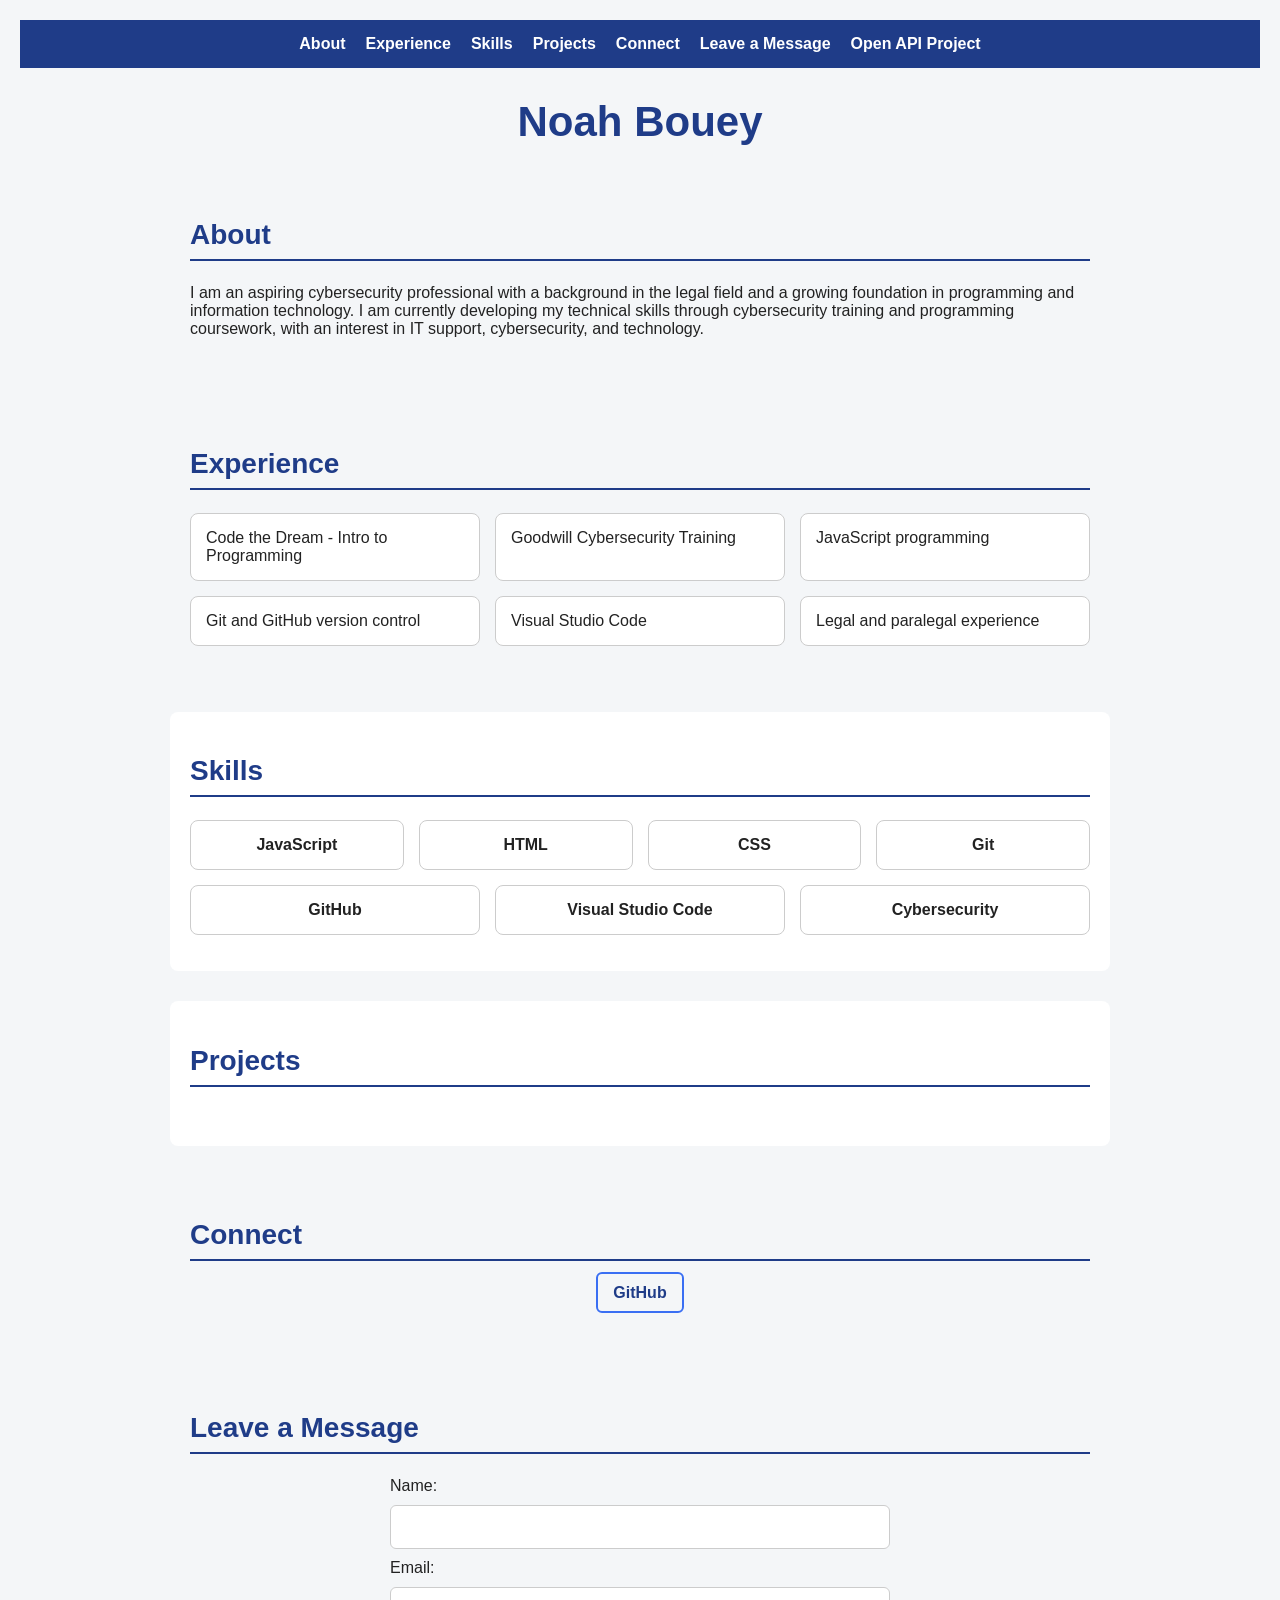
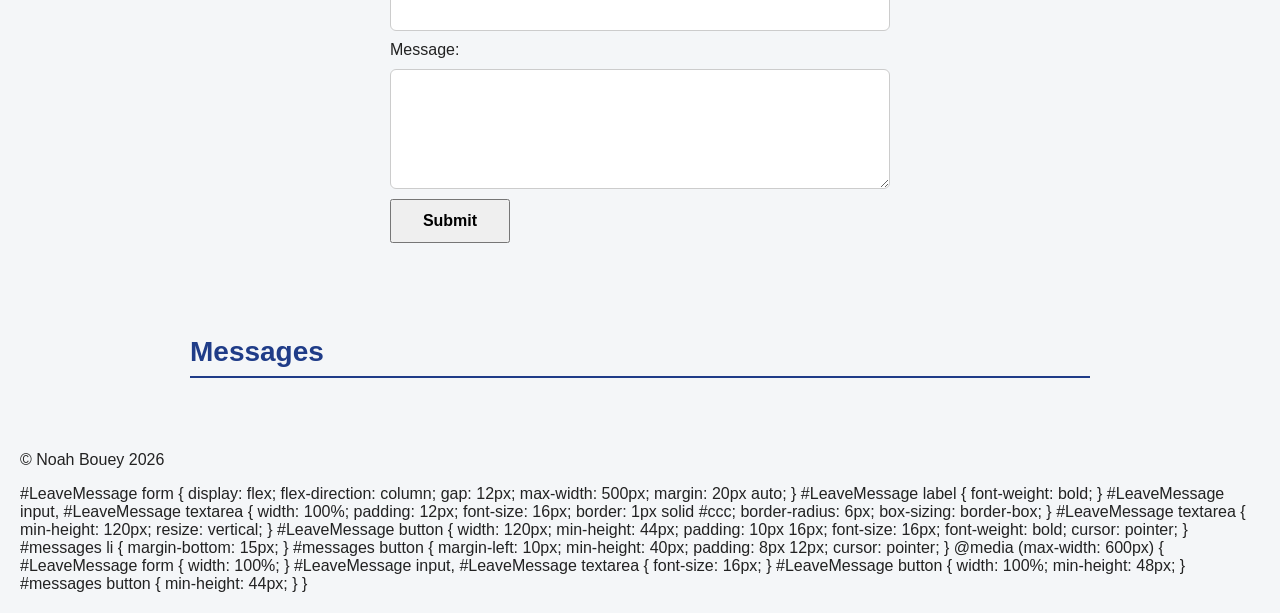
<file: index.html>
<!DOCTYPE html>
<html>
<head>
    <title>Noah Bouey's Portfolio</title>
    <meta charset="UTF-8">
    <meta name="viewport" content="width=device-width, initial-scale=1.0">
    <link rel="stylesheet" href="css/index.css">
</head>
<body>
    <nav>
        <a href="#About">About</a>
        <a href="#Experience">Experience</a>
        <a href="#Skills">Skills</a>
        <a href="#Projects">Projects</a>
        <a href="#Connect">Connect</a>
        <a href="#LeaveMessage">Leave a Message</a>
        <a href="open-api.html">Open API Project</a>
    </nav>

<h1>Noah Bouey</h1>

<section id="About">
  <h2>About</h2>
<p>
    I am an aspiring cybersecurity professional with a background in the legal field
    and a growing foundation in programming and information technology. I am currently
    developing my technical skills through cybersecurity training and programming
    coursework, with an interest in IT support, cybersecurity, and technology.
    </p>
</section>

<section id="Experience">
    <h2>Experience</h2>
<ul>
    <li>Code the Dream - Intro to Programming</li>
    <li>Goodwill Cybersecurity Training</li>
    <li>JavaScript programming</li>
    <li>Git and GitHub version control</li>
    <li>Visual Studio Code</li>
    <li>Legal and paralegal experience</li>
</ul>
</section>

<section id="Skills">
    <h2>Skills</h2>
    <ul></ul>
</section>

<section id="Projects">
    <h2>Projects</h2>
    <ul>
    </ul>
</section>

<section id="Connect">
  <h2>Connect</h2>
<ul>
    <li><a href="https://github.com/noahbee02-stack">GitHub</a></li>
</ul>
</section>

    <footer></footer>

<section id="LeaveMessage">
    <h2>Leave a Message</h2>


    <form name="leave_message">
        <label for="usersName">Name:</label>
        <input type="text" name="usersName" id="usersName" required>

        <label for="usersEmail">Email:</label>
        <input type="email" name="usersEmail" id="usersEmail" required>

        <label for="usersMessage">Message:</label>
        <textarea name="usersMessage" id="usersMessage" required></textarea>

        <button type="submit">Submit</button>
    </form>
</section>

<section id="messages">
    <h2>Messages</h2>
    <ul></ul>
</section>

<script src="js/index.js"></script>
</body>
</html>

#LeaveMessage form {
    display: flex;
    flex-direction: column;
    gap: 12px;
    max-width: 500px;
    margin: 20px auto;
}

#LeaveMessage label {
    font-weight: bold;
}

#LeaveMessage input,
#LeaveMessage textarea {
    width: 100%;
    padding: 12px;
    font-size: 16px;
    border: 1px solid #ccc;
    border-radius: 6px;
    box-sizing: border-box;
}

#LeaveMessage textarea {
    min-height: 120px;
    resize: vertical;
}

#LeaveMessage button {
    width: 120px;
    min-height: 44px;
    padding: 10px 16px;
    font-size: 16px;
    font-weight: bold;
    cursor: pointer;
}

#messages li {
    margin-bottom: 15px;
}

#messages button {
    margin-left: 10px;
    min-height: 40px;
    padding: 8px 12px;
    cursor: pointer;
}

@media (max-width: 600px) {
    #LeaveMessage form {
        width: 100%;
    }

    #LeaveMessage input,
    #LeaveMessage textarea {
        font-size: 16px;
    }

    #LeaveMessage button {
        width: 100%;
        min-height: 48px;
    }

    #messages button {
        min-height: 44px;
    }
}
</file>
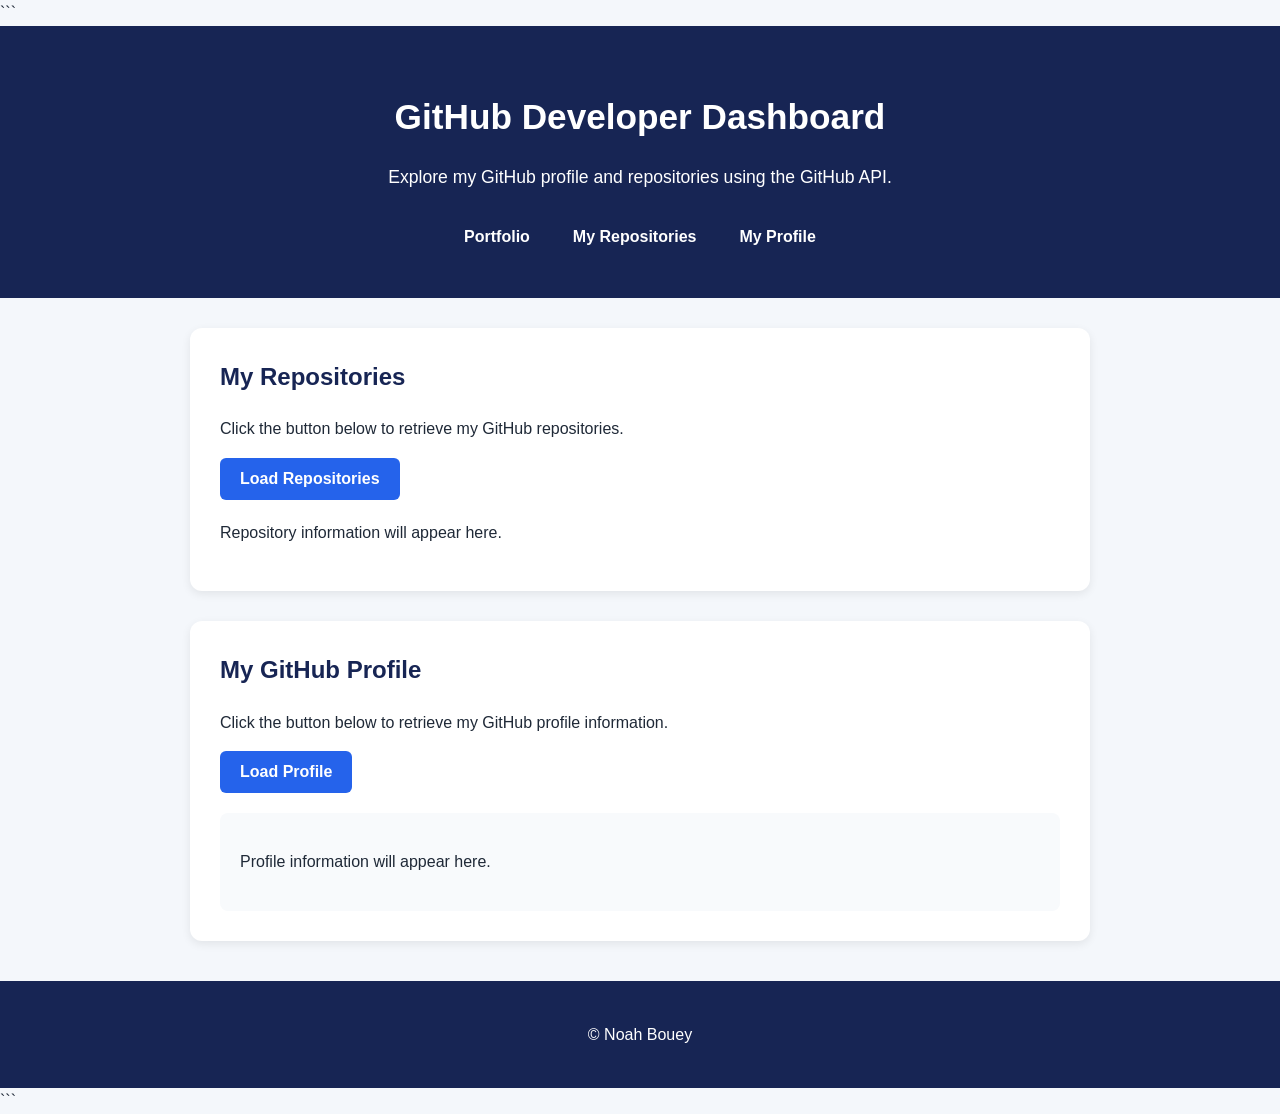
<file: open-api.html>
<!DOCTYPE html>

<html lang="en">
<head>
    <meta charset="UTF-8">
    <meta name="viewport" content="width=device-width, initial-scale=1.0">
    <title>Open API Explorer | Noah Bouey</title>
    <link rel="stylesheet" href="css/open-api.css">
</head>

<body>

```
<header>
    <h1>GitHub Developer Dashboard</h1>
    <p>Explore my GitHub profile and repositories using the GitHub API.</p>

    <nav>
        <a href="index.html">Portfolio</a>
        <a href="#repositories">My Repositories</a>
        <a href="#profile">My Profile</a>
    </nav>
</header>

<main>

    <section id="repositories">
        <h2>My Repositories</h2>
        <p>Click the button below to retrieve my GitHub repositories.</p>

        <button id="repositoriesButton">Load Repositories</button>

        <div id="repositoriesContainer">
            <p>Repository information will appear here.</p>
        </div>
    </section>

    <section id="profile">
        <h2>My GitHub Profile</h2>
        <p>Click the button below to retrieve my GitHub profile information.</p>

        <button id="profileButton">Load Profile</button>

        <div id="profileContainer">
            <p>Profile information will appear here.</p>
        </div>
    </section>

</main>

<footer>
    <p>&copy; Noah Bouey</p>
</footer>

<script src="js/open-api.js"></script>
```

</body>
</html>
</file>
<file: css/index.css>
body {
    background-color: #f4f6f8;
    color: #222222;
    font-family: Arial, sans-serif;
    margin: 0;
    padding: 20px;
}
h1 {
    color: #1f3c88;
    font-size: 42px;
    font-weight: bold;
    text-align: center;
    margin-bottom: 30px;
}
h2 {
    color: #1f3c88;
    font-size: 28px;
    font-weight: bold;
    border-bottom: 2px solid #1f3c88;
    padding-bottom: 8px;
}
section {
    margin: 30px auto;
    padding: 20px;
    max-width: 900px;
}
#Experience ul {
    display: flex;
    flex-wrap: wrap;
    gap: 15px;
    padding: 0;
}

#Experience li {
    list-style: none;
    background-color: white;
    border: 1px solid #cccccc;
    border-radius: 8px;
    padding: 15px;
    flex: 1 1 250px;
}
#Connect ul {
    display: flex;
    justify-content: center;
    gap: 20px;
    padding: 0;
}

#Connect li {
    list-style: none;
}

#Connect a {
    color: #1f3c88;
    font-weight: bold;
    text-decoration: none;
    padding: 10px 15px;
    border: 2px solid #3a6ff3;
    border-radius: 6px;
}

#Connect a:hover {
    background-color: #1f3c88;
    color: white;
}

nav {
    display: flex;
    justify-content: center;
    gap: 20px;
    background-color: #1f3c88;
    padding: 15px;
    margin-bottom: 30px;
    position: sticky;
    top: 0;
    z-index: 1000;
}

nav a {
    color: white;
    text-decoration: none;
    font-weight: bold;
}

nav a:hover {
    text-decoration: underline;
}
#Skills,
#Projects {
    background-color: white;
    border-radius: 8px;
}

#Skills ul {
    display: flex;
    flex-wrap: wrap;
    gap: 15px;
    padding: 0;
}

#Skills li {
    list-style: none;
    background-color: white;
    border: 1px solid #cccccc;
    border-radius: 8px;
    padding: 15px 20px;
    font-weight: bold;
    flex: 1 1 150px;
    text-align: center;
}
#LeaveMessage form {
    display: flex;
    flex-direction: column;
    gap: 10px;
    max-width: 500px;
    margin: 0 auto;
}

#LeaveMessage input,
#LeaveMessage textarea {
    width: 100%;
    padding: 12px;
    font-size: 16px;
    border: 1px solid #ccc;
    border-radius: 6px;
    box-sizing: border-box;
}

#LeaveMessage textarea {
    min-height: 120px;
    resize: vertical;
}

#LeaveMessage button {
    width: 120px;
    min-height: 44px;
    padding: 10px 16px;
    font-size: 16px;
    font-weight: bold;
    cursor: pointer;
}

#messages li {
    margin-bottom: 15px;
}

#messages button {
    margin-left: 10px;
    min-height: 40px;
    padding: 8px 12px;
    cursor: pointer;
}
@media (max-width: 600px) {
    #LeaveMessage form {
        width: 100%;
    }

    #LeaveMessage input,
    #LeaveMessage textarea {
        font-size: 16px;
    }

    #LeaveMessage button {
        width: 100%;
        min-height: 48px;
    }

    #messages button {
        min-height: 44px;
        margin-left: 5px;
    }
}
#Projects {
    padding: 20px;
}

#Projects ul {
    display: flex;
    flex-wrap: wrap;
    gap: 15px;
    padding: 0;
    list-style: none;
}

#Projects li {
    padding: 15px 20px;
    border: 1px solid #ccc;
    border-radius: 8px;
    font-weight: bold;
}

@media (max-width: 600px) {
    #Projects ul {
        flex-direction: column;
    }

    #Projects li {
        width: 100%;
        box-sizing: border-box;
    }
}
</file>
<file: css/open-api.css>
body {
font-family: Arial, sans-serif;
line-height: 1.6;
margin: 0;
padding: 0;
background-color: #f4f7fb;
color: #1f2937;
}

header {
background-color: #172554;
color: white;
text-align: center;
padding: 40px 20px;
}

header h1 {
margin-bottom: 10px;
font-size: 2.2rem;
}

header p {
margin-bottom: 25px;
font-size: 1.1rem;
}

nav {
display: flex;
justify-content: center;
flex-wrap: wrap;
gap: 15px;
}

nav a {
color: white;
text-decoration: none;
font-weight: bold;
padding: 8px 14px;
border-radius: 6px;
}

nav a:hover {
background-color: #2563eb;
}

main {
max-width: 900px;
margin: 30px auto;
padding: 0 20px;
}

section {
background-color: white;
margin-bottom: 30px;
padding: 30px;
border-radius: 12px;
box-shadow: 0 3px 10px rgba(0, 0, 0, 0.08);
}

section h2 {
margin-top: 0;
color: #172554;
}

button {
background-color: #2563eb;
color: white;
border: none;
padding: 12px 20px;
border-radius: 6px;
font-size: 16px;
font-weight: bold;
cursor: pointer;
}

button:hover {
background-color: #1d4ed8;
}

#repositoriesContainer,
#profileContainer {
margin-top: 20px;
}

#repositoriesContainer ul {
padding-left: 20px;
}

#repositoriesContainer li {
margin-bottom: 20px;
padding: 15px;
border-left: 4px solid #2563eb;
background-color: #f8fafc;
}

#repositoriesContainer strong {
font-size: 1.1rem;
}

#profileContainer {
padding: 20px;
background-color: #f8fafc;
border-radius: 8px;
}

#profileContainer h3 {
color: #172554;
font-size: 1.5rem;
}

footer {
text-align: center;
padding: 25px;
margin-top: 40px;
background-color: #172554;
color: white;
}
</file>
